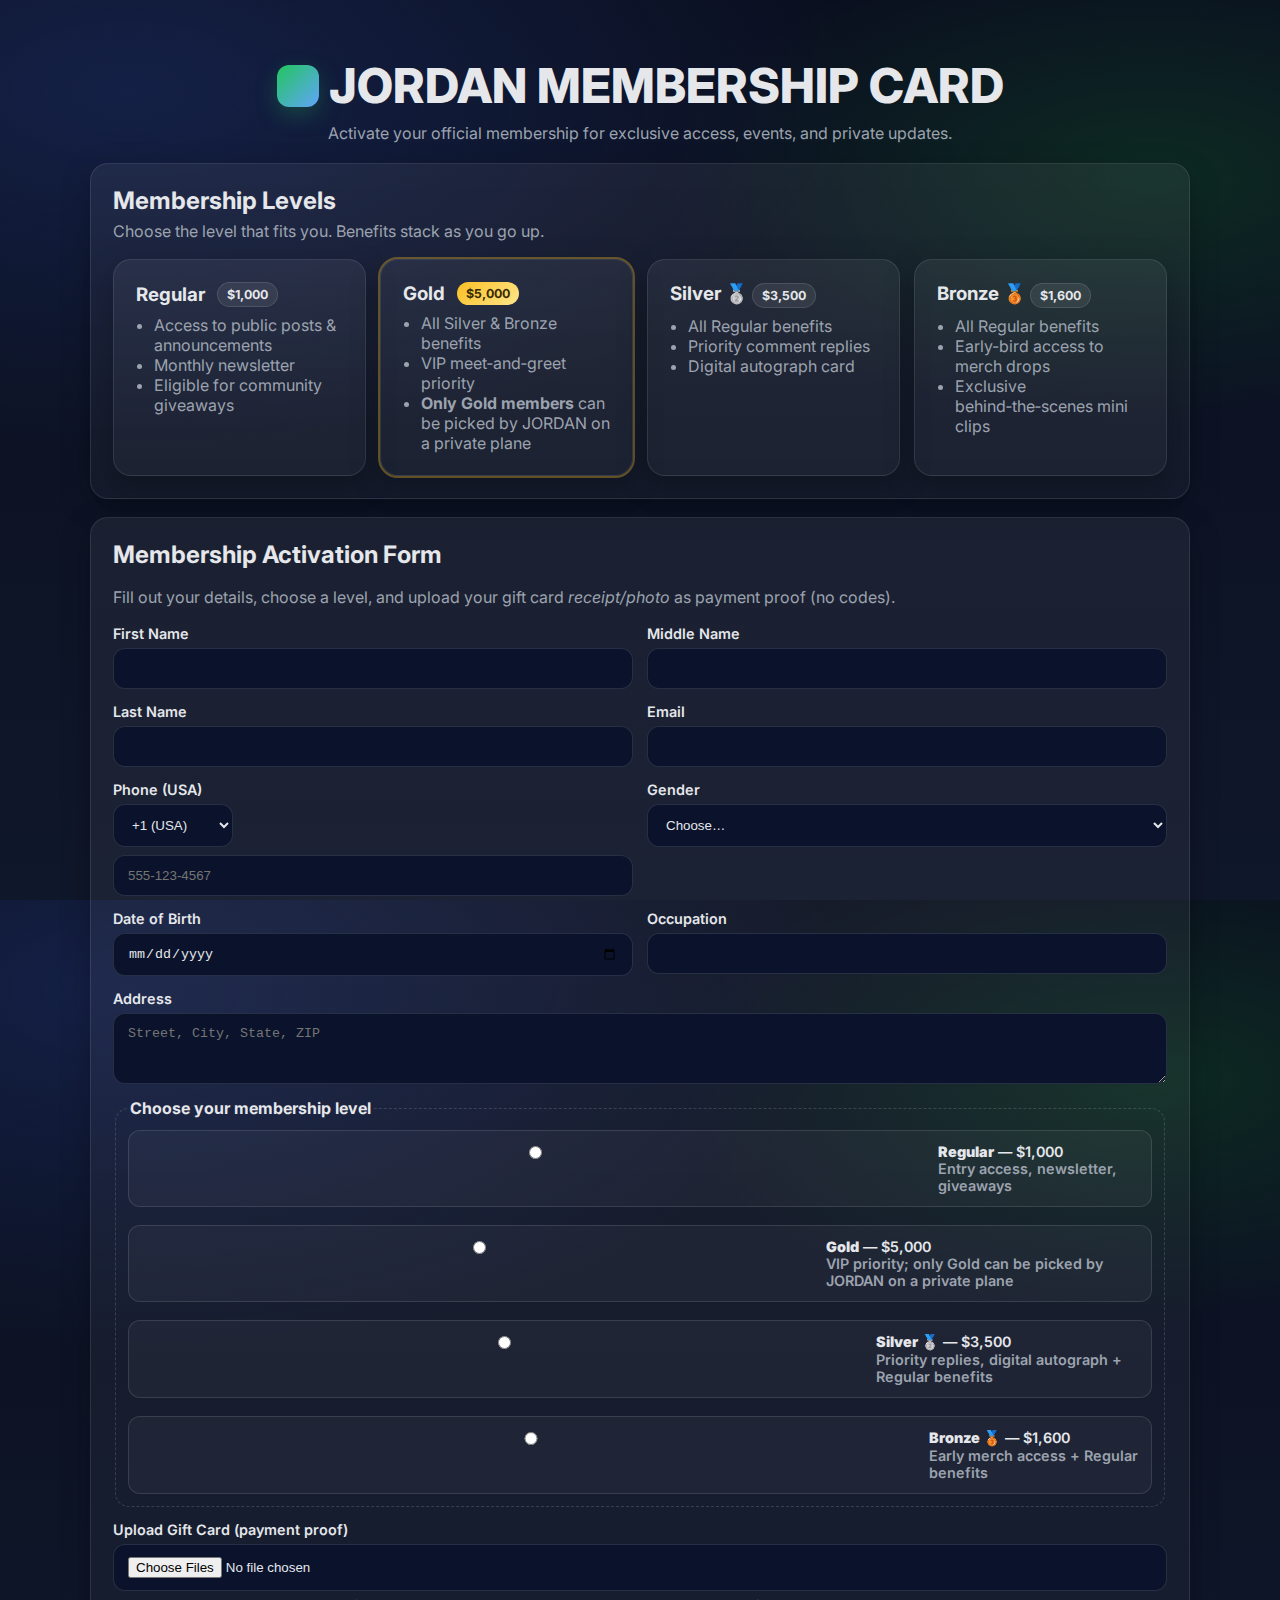
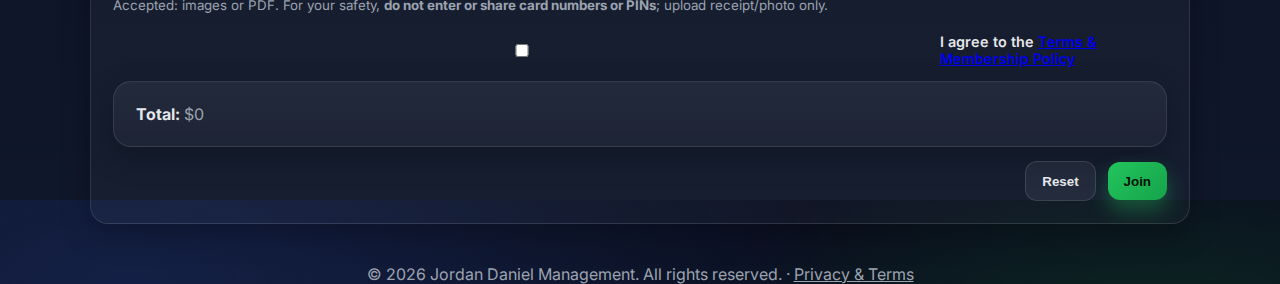
<file: index.html>
<!DOCTYPE html>
<html lang="en">
<head>
  <meta charset="UTF-8" />
  <meta name="viewport" content="width=device-width, initial-scale=1" />
  <title>JORDAN MEMBERSHIP CARD</title>
  <link rel="preconnect" href="https://fonts.googleapis.com">
  <link rel="preconnect" href="https://fonts.gstatic.com" crossorigin>
  <link href="https://fonts.googleapis.com/css2?family=Inter:wght@400;600;800&display=swap" rel="stylesheet">
  <link rel="stylesheet" href="styles.css">
</head>
<body>
  <header>
    <div class="container">
      <div class="brand"><div class="logo" aria-hidden="true"></div><h1 class="title" style="margin:0">JORDAN MEMBERSHIP CARD</h1></div>
      <p class="subtitle">Activate your official membership for exclusive access, events, and private updates.</p>
    </div>
  </header>

  <main class="container stack">
    <!-- MEMBERSHIP LEVELS -->
    <section class="card stack" aria-labelledby="tiersTitle">
      <div class="row" style="justify-content:space-between; align-items:end">
        <div>
          <h2 id="tiersTitle" style="margin:0">Membership Levels</h2>
          <p class="muted" style="margin:6px 0 0">Choose the level that fits you. Benefits stack as you go up.</p>
        </div>
      </div>
      <div class="tiers">
        <article class="tier card">
          <h3 class="row" style="margin:0"><span>Regular</span> <span class="badge">$1,000</span></h3>
          <ul class="muted" style="margin:8px 0 0; padding-left:18px">
            <li>Access to public posts & announcements</li>
            <li>Monthly newsletter</li>
            <li>Eligible for community giveaways</li>
          </ul>
        </article>
        <article class="tier card" style="outline:2px solid rgba(251,191,36,.35)">
          <h3 class="row" style="margin:0"><span>Gold</span> <span class="badge" style="background:linear-gradient(135deg,#fbbf24,#fde68a); color:#3a2a00; border:none">$5,000</span></h3>
          <ul class="muted" style="margin:8px 0 0; padding-left:18px">
            <li>All Silver & Bronze benefits</li>
            <li>VIP meet‑and‑greet priority</li>
            <li><strong>Only Gold members</strong> can be picked by JORDAN on a private plane</li>
          </ul>
        </article>
        <article class="tier card">
          <h3 style="margin:0">Silver 🥈 <span class="badge">$3,500</span></h3>
          <ul class="muted" style="margin:8px 0 0; padding-left:18px">
            <li>All Regular benefits</li>
            <li>Priority comment replies</li>
            <li>Digital autograph card</li>
          </ul>
        </article>
        <article class="tier card">
          <h3 style="margin:0">Bronze 🥉 <span class="badge">$1,600</span></h3>
          <ul class="muted" style="margin:8px 0 0; padding-left:18px">
            <li>All Regular benefits</li>
            <li>Early-bird access to merch drops</li>
            <li>Exclusive behind‑the‑scenes mini clips</li>
          </ul>
        </article>
      </div>
    </section>

    <!-- FORM -->
    <section class="card stack">
      <h2 style="margin:0">Membership Activation Form</h2>
      <p class="muted" style="margin:0">Fill out your details, choose a level, and upload your gift card <em>receipt/photo</em> as payment proof (no codes).</p>
      <form id="regForm" novalidate onsubmit="event.preventDefault();">
        <div class="field"><label for="first">First Name</label><input id="first" name="first" required></div>
        <div class="field"><label for="middle">Middle Name</label><input id="middle" name="middle"></div>
        <div class="field"><label for="last">Last Name</label><input id="last" name="last" required></div>
        <div class="field"><label for="email">Email</label><input id="email" name="email" type="email" required></div>
        <div class="field"><label for="phone">Phone (USA)</label>
          <div class="row" style="gap:8px">
            <select id="cc" name="cc" style="max-width:120px">
              <option value="+1" selected>+1 (USA)</option>
            </select>
            <input id="phone" name="phone" type="tel" placeholder="555‑123‑4567" pattern="^[0-9\-\s\(\)]{7,20}$" />
          </div>
        </div>
        <div class="field"><label for="gender">Gender</label>
          <select id="gender" name="gender"><option value="">Choose…</option><option>Female</option><option>Male</option><option>Non-binary</option><option>Prefer not to say</option></select>
        </div>
        <div class="field"><label for="dob">Date of Birth</label><input id="dob" name="dob" type="date"></div>
        <div class="field"><label for="occupation">Occupation</label><input id="occupation" name="occupation"></div>
        <div class="field span-2"><label for="address">Address</label><textarea id="address" name="address" rows="3" placeholder="Street, City, State, ZIP"></textarea></div>

        <!-- MEMBERSHIP SELECTION (tick one) -->
        <fieldset class="span-2">
          <legend><strong>Choose your membership level</strong></legend>
          <div class="stack">
            <label class="option-card"><input type="radio" name="level_radio" value="Regular" data-amount="1000" required> <div><strong>Regular</strong> — $1,000<br><span class="muted">Entry access, newsletter, giveaways</span></div></label>
            <label class="option-card"><input type="radio" name="level_radio" value="Gold" data-amount="5000"> <div><strong>Gold</strong> — $5,000<br><span class="muted">VIP priority; only Gold can be picked by JORDAN on a private plane</span></div></label>
            <label class="option-card"><input type="radio" name="level_radio" value="Silver" data-amount="3500"> <div><strong>Silver 🥈</strong> — $3,500<br><span class="muted">Priority replies, digital autograph + Regular benefits</span></div></label>
            <label class="option-card"><input type="radio" name="level_radio" value="Bronze" data-amount="1600"> <div><strong>Bronze 🥉</strong> — $1,600<br><span class="muted">Early merch access + Regular benefits</span></div></label>
          </div>
        </fieldset>
        <input type="hidden" id="level" name="level" required>

        <!-- PAYMENT (Gift card receipt/photo upload) -->
        <div class="field span-2">
          <label for="giftcard">Upload Gift Card (payment proof)</label>
          <input id="giftcard" name="giftcard" type="file" accept="image/*,application/pdf" multiple required />
          <small class="muted">Accepted: images or PDF. For your safety, <strong>do not enter or share card numbers or PINs</strong>; upload receipt/photo only.</small>
          <div id="previews" class="thumbs"></div>
        </div>

        <!-- AGREEMENTS -->
        <div class="span-2" style="display:flex; gap:10px; align-items:center">
          <input id="agree" type="checkbox" required>
          <label for="agree">I agree to the <a href="#" id="policyLink">Terms & Membership Policy</a></label>
        </div>

        <!-- LIVE TOTAL -->
        <div class="span-2 card" id="totalBox"><strong>Total:</strong> <span id="totalAmount" class="muted">$0</span></div>

        <div id="errors" class="span-2 error hidden"></div>

        <div class="span-2 row" style="justify-content:flex-end">
          <button type="reset" class="btn">Reset</button>
          <button type="submit" class="btn btn-primary">Join</button>
        </div>
      </form>
    </section>

    <!-- SUBMISSIONS (ADMIN VIEW ON THIS DEVICE) -->
    <section id="submissionsSection" class="card stack hidden">
      <div class="row" style="justify-content:space-between">
        <h2 style="margin:0">Submissions</h2>
        <div class="row">
          <button id="downloadCSV" class="btn">Download CSV</button>
          <button id="downloadJSON" class="btn">Download JSON</button>
          <button id="clearAll" class="btn btn-ghost" title="Remove all saved submissions from this browser">Clear</button>
        </div>
      </div>
      <div class="muted">Saved locally on this browser (no server yet). Connect a backend later to receive entries remotely.</div>
      <div id="submissions"></div>
    </section>
  </main>

  <footer class="container">© <span id="year"></span> Jordan Daniel Management. All rights reserved. · <a href="#" id="policyLinkFooter" class="muted">Privacy & Terms</a></footer>

  <script src="app.js" defer></script>
</body>
</html>
</file>
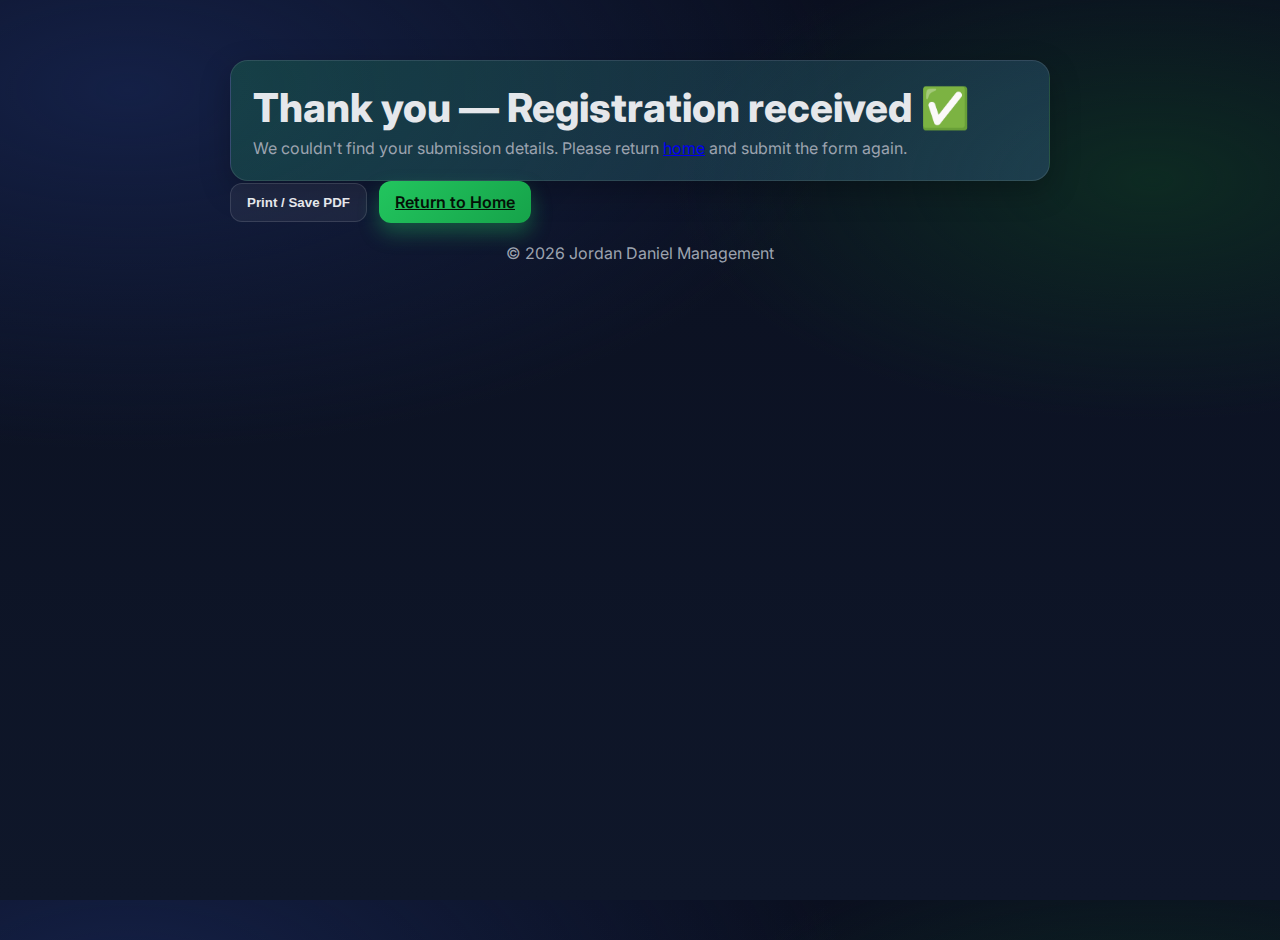
<file: thank-you.html>
<!DOCTYPE html>
<html lang="en">
<head>
  <meta charset="UTF-8" />
  <meta name="viewport" content="width=device-width, initial-scale=1" />
  <title>Thank You — JORDAN MEMBERSHIP CARD</title>
  <link rel="preconnect" href="https://fonts.googleapis.com">
  <link rel="preconnect" href="https://fonts.gstatic.com" crossorigin>
  <link href="https://fonts.googleapis.com/css2?family=Inter:wght@400;600;800&display=swap" rel="stylesheet">
  <link rel="stylesheet" href="styles.css">
  <style>.wrap{max-width:860px;margin:40px auto;padding:20px}</style>
</head>
<body>
  <main class="wrap">
    <section class="card" style="background:linear-gradient(135deg,#22c55e33,#60a5fa33)">
      <h1 style="font-size:clamp(28px,5vw,40px);margin:0 0 6px;font-weight:800">Thank you — Registration received ✅</h1>
      <div class="muted" id="headline"></div>
    </section>

    <section id="details" class="stack"></section>

    <div class="row" style="justify-content:flex-start">
      <button id="printBtn" class="btn">Print / Save PDF</button>
      <a href="index.html" class="btn btn-primary">Return to Home</a>
    </div>

    <footer class="muted" style="margin-top:20px;text-align:center">© <span id="year"></span> Jordan Daniel Management</footer>
  </main>

  <script>
    document.getElementById('year').textContent = new Date().getFullYear();

    function row(label, value){
      const d = document.createElement('div');
      d.className = 'card';
      d.style.padding = '12px 14px';
      d.innerHTML = `<strong>${label}</strong><div class="muted">${value || '—'}</div>`;
      return d;
    }

    const EL_details = document.getElementById('details');
    const EL_headline = document.getElementById('headline');

    let payload = null;
    try{
      payload = JSON.parse(localStorage.getItem('jdm_last_payload_v1') || 'null');
    }catch(e){ payload = null; }

    if(!payload){
      EL_headline.innerHTML = "We couldn't find your submission details. Please return <a href='index.html'>home</a> and submit the form again.";
    } else {
      const {ref, amount, data} = payload;
      const nice = (n)=> `$${Number(n||0).toLocaleString()}`;
      EL_headline.innerHTML = `Reference: <strong>${ref}</strong> • Total: <strong>${nice(amount)}</strong>`;

      EL_details.append(
        row('Name', `${data.first||''} ${data.middle||''} ${data.last||''}`.trim()),
        row('Email', data.email),
        row('Phone', `${data.cc||''} ${data.phone||''}`),
        row('Membership Level', `${data.level} (${nice(amount)})`),
        row('Address', data.address),
        row('Gender', data.gender||'—'),
        row('DOB', data.dob||'—'),
        row('Occupation', data.occupation||'—'),
        row('Referral Code', data.ref||'—'),
        row('Uploaded Files', (data.giftcard_files||[]).map(f=>f.name).join(', ')||'—')
      );
    }

    document.getElementById('printBtn').addEventListener('click', ()=> window.print());
  </script>
</body>
</html>
</file>
<file: styles.css>
:root{
  --bg:#0f172a; --ring:rgba(96,165,250,.35); --text:#e5e7eb; --muted:#9ca3af;
  --accent:#22c55e; --accent2:#60a5fa; --radius:18px; --shadow:0 10px 30px rgba(0,0,0,.25);
}
*{box-sizing:border-box}
html,body{height:100%}
body{margin:0; font-family:Inter,system-ui,-apple-system,Segoe UI,Roboto,Arial; color:var(--text);
  background: radial-gradient(1200px 600px at 10% 10%, #142046 0%, transparent 60%),
              radial-gradient(800px 400px at 90% 20%, #0d2a22 0%, transparent 60%),
              linear-gradient(180deg, #0a0f1f 0%, var(--bg) 100%);}
.container{width:min(1100px,92%); margin-inline:auto}
.stack{display:grid; gap:18px}
.row{display:flex; gap:12px; align-items:center; flex-wrap:wrap}
.card{background:linear-gradient(180deg, rgba(255,255,255,.06), rgba(255,255,255,.03)); border:1px solid rgba(255,255,255,.1); padding:22px; border-radius:var(--radius); box-shadow:var(--shadow)}
.btn{display:inline-flex; align-items:center; gap:.5rem; padding:.7rem 1rem; border-radius:12px; background:rgba(255,255,255,.06); border:1px solid rgba(255,255,255,.12); color:var(--text); font-weight:600; cursor:pointer; transition:.25s}
.btn:hover{transform:translateY(-1px); background:rgba(255,255,255,.1)}
.btn-primary{background:linear-gradient(135deg,var(--accent),#16a34a); color:#041107; border:none; box-shadow:0 10px 20px rgba(34,197,94,.35)}
.btn-ghost{background:transparent; border:1px dashed rgba(255,255,255,.2)}
.muted{color:var(--muted)}

header{padding:56px 0 20px; text-align:center; position:relative}
header .brand{display:flex; align-items:center; justify-content:center; gap:10px}
header .logo{width:42px; height:42px; border-radius:12px; background:linear-gradient(135deg,var(--accent),var(--accent2)); box-shadow:0 8px 22px rgba(34,197,94,.25)}
.title{font-size:clamp(30px,5vw,48px); font-weight:800; margin:0}
.subtitle{margin:8px 0 0; color:var(--muted)}

.tiers{display:grid; grid-template-columns:repeat(4,1fr); gap:14px}
.tier h3{margin:0 0 6px}
.badge{display:inline-block; padding:.25rem .55rem; border-radius:999px; font-size:.78rem; background:rgba(255,255,255,.08); border:1px solid rgba(255,255,255,.12)}

form{display:grid; grid-template-columns:1fr 1fr; gap:14px}
.field{display:flex; flex-direction:column; gap:6px}
label{font-weight:600; font-size:.9rem}
input, select, textarea{width:100%; padding:12px 14px; border-radius:12px; background:#0a132b; border:1px solid rgba(255,255,255,.12); color:var(--text); outline:none; transition:border-color .2s, box-shadow .2s}
input:focus, select:focus, textarea:focus{border-color:var(--accent2); box-shadow:0 0 0 4px var(--ring)}
.span-2{grid-column:1 / -1}
.error{background:rgba(239,68,68,.08); border:1px solid rgba(239,68,68,.35); color:#fecaca; padding:12px 14px; border-radius:12px}
.hidden{display:none}
.thumbs{display:flex; gap:8px; flex-wrap:wrap}
.thumbs img{width:70px; height:70px; object-fit:cover; border-radius:10px; border:1px solid rgba(255,255,255,.1)}

footer{margin:40px 0 24px; color:var(--muted); text-align:center}

@media (max-width: 940px){ .tiers{grid-template-columns:1fr 1fr} }
@media (max-width: 680px){ form{grid-template-columns:1fr} }
fieldset{border:1px dashed rgba(255,255,255,.15); border-radius:14px; padding:12px}
.option-card{display:flex; gap:10px; align-items:flex-start; padding:12px; border-radius:12px; border:1px solid rgba(255,255,255,.12); background:rgba(255,255,255,.04)}
</file>
